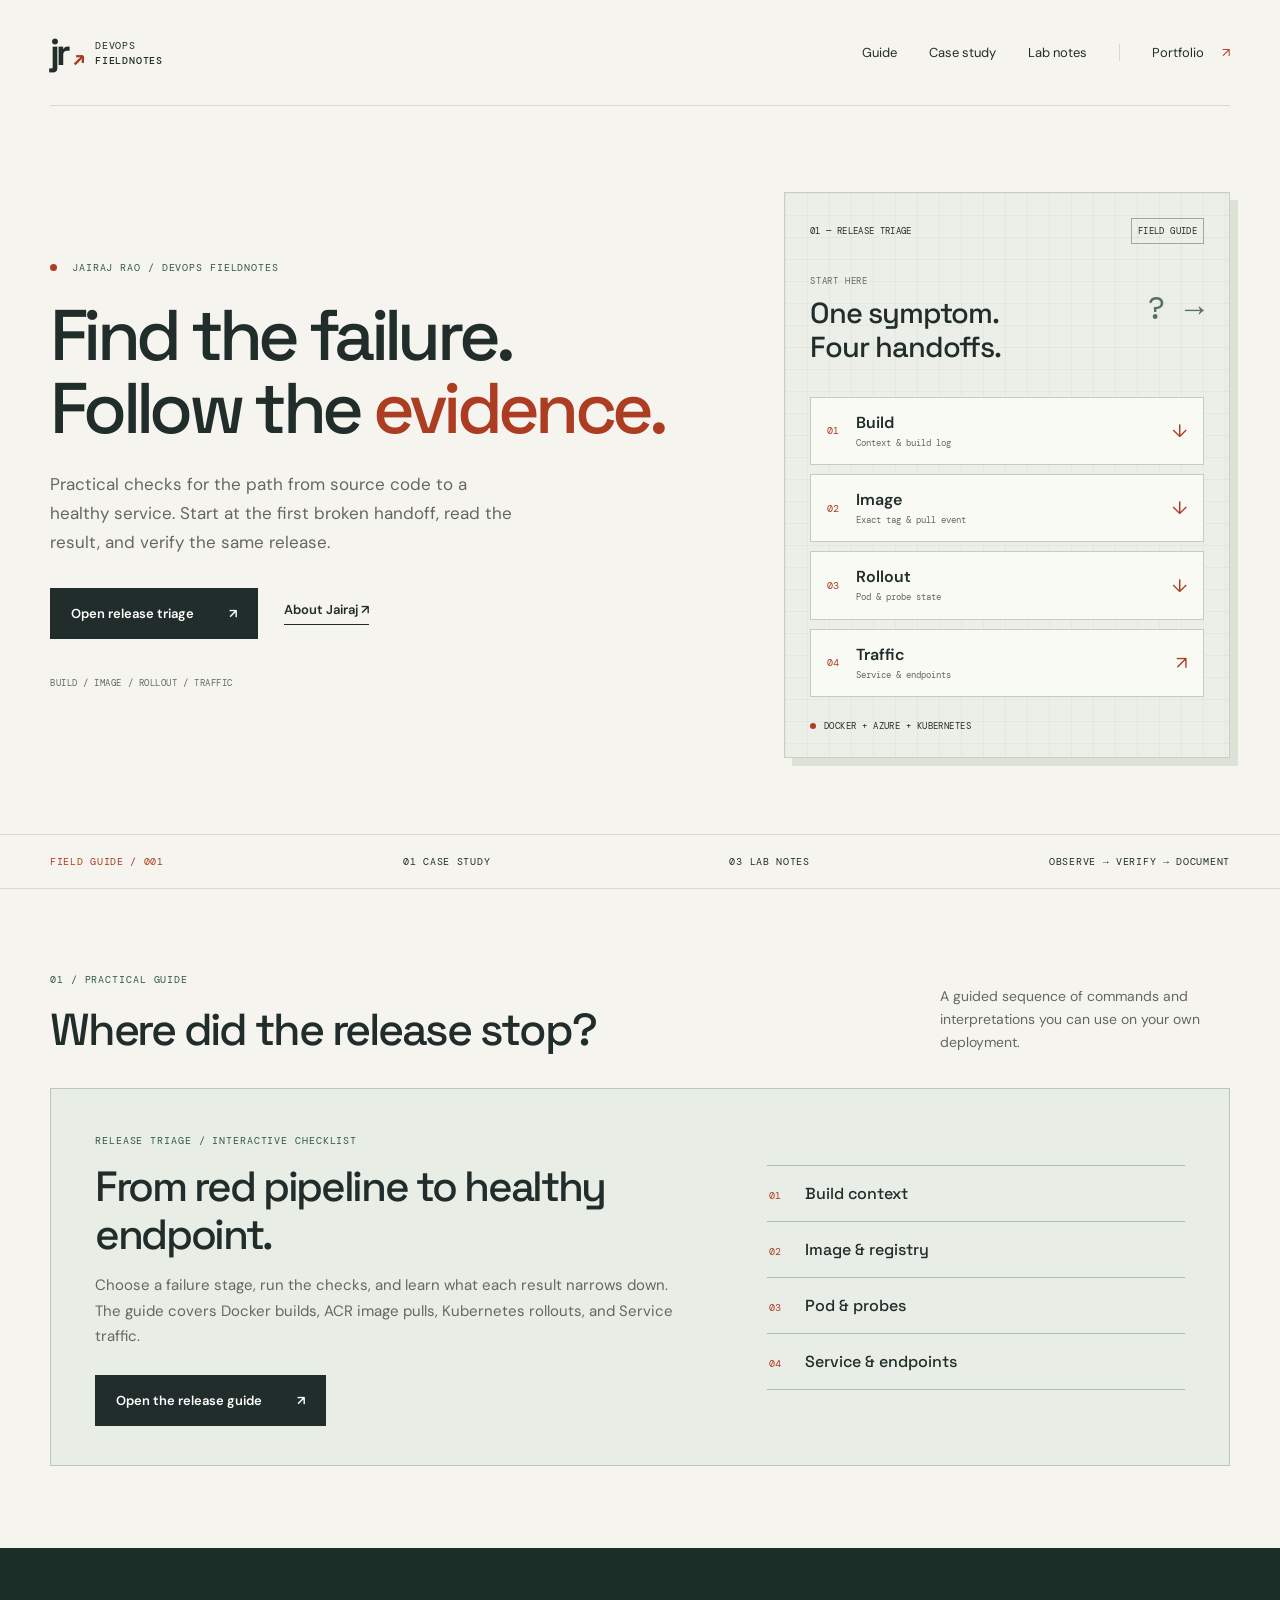
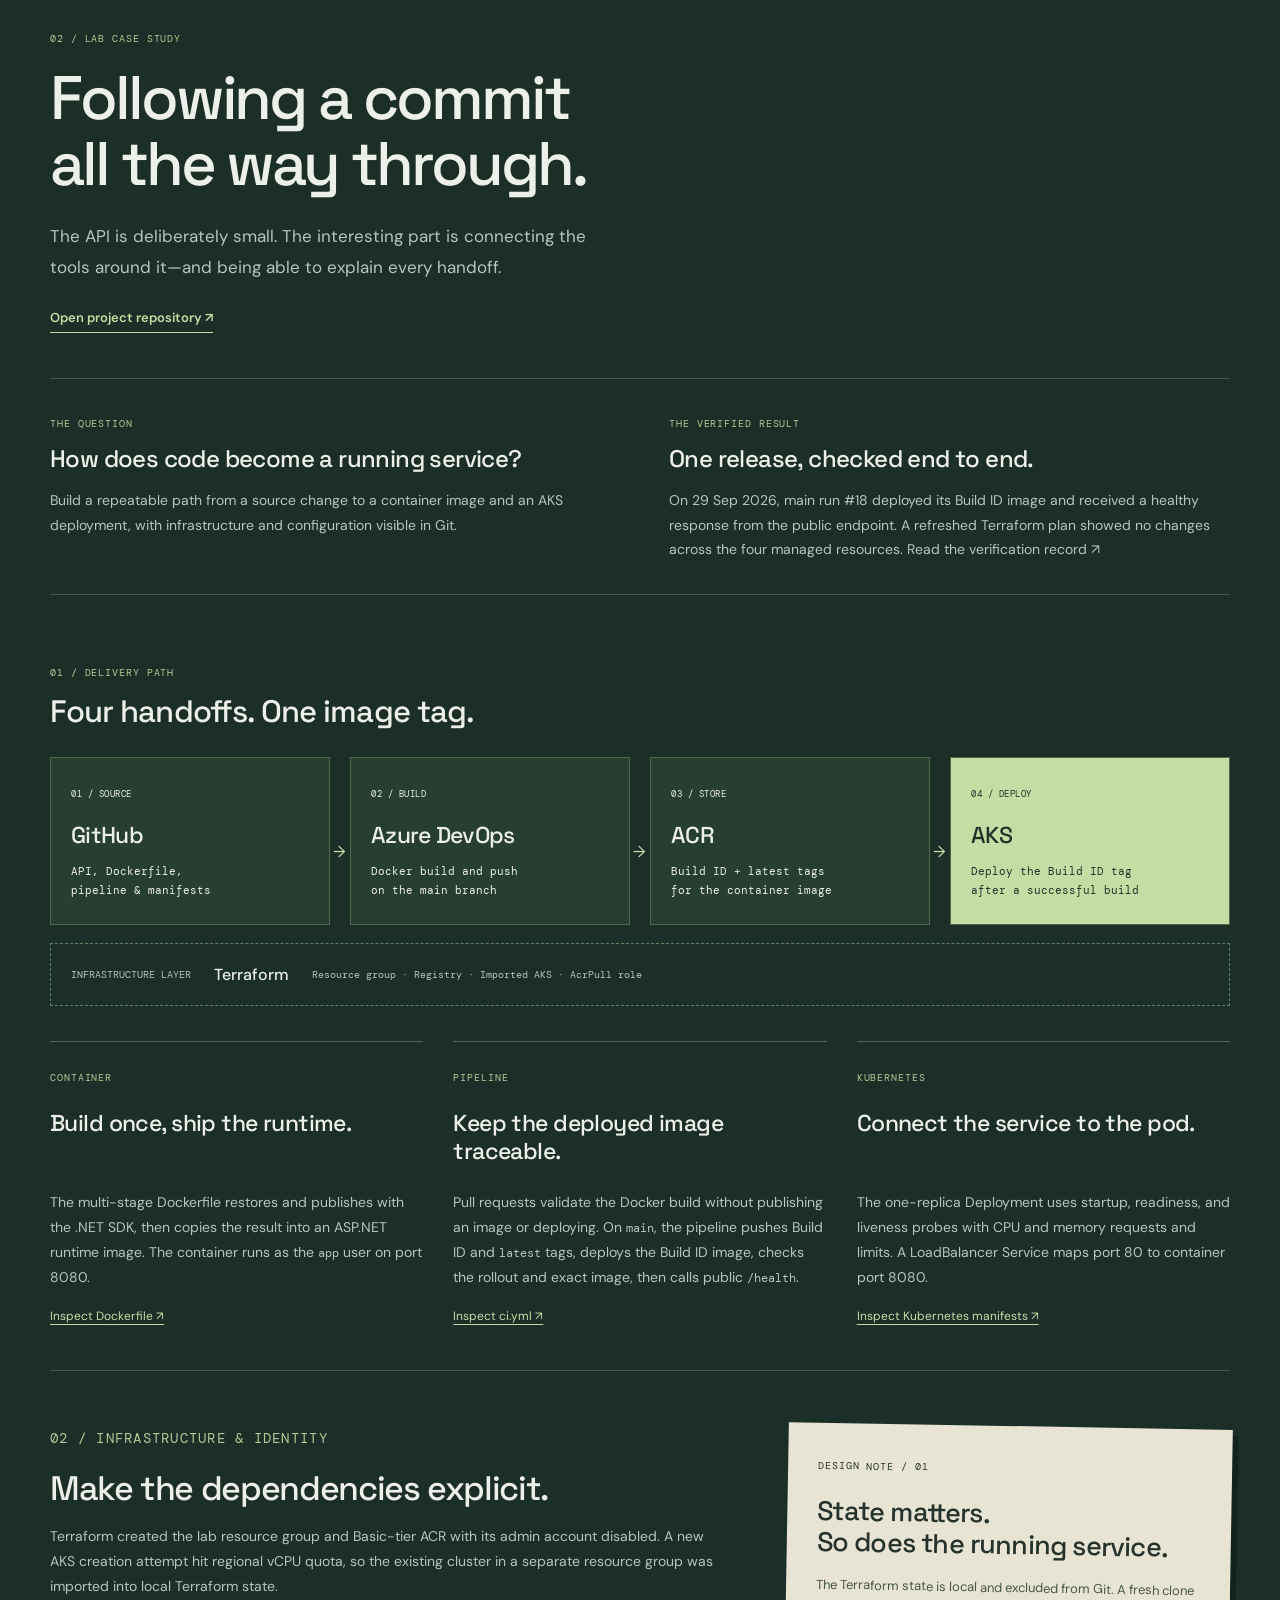
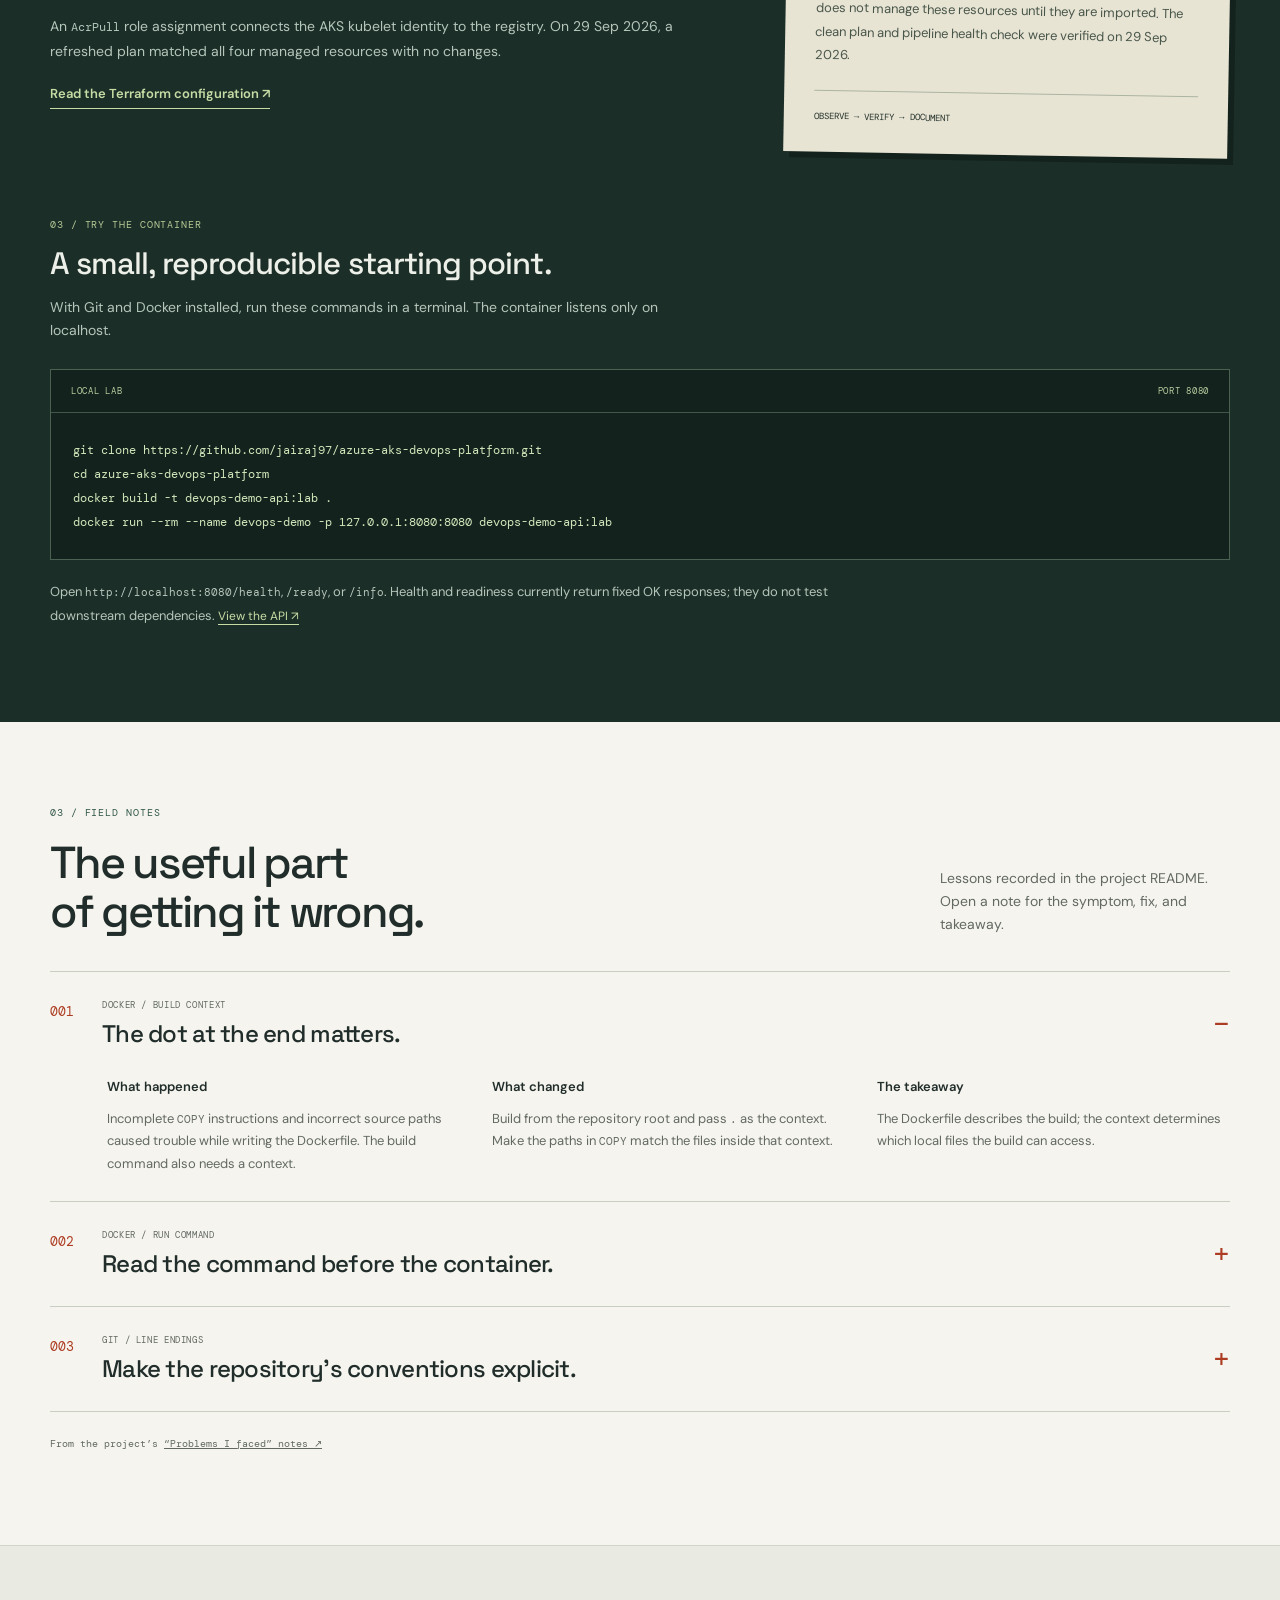
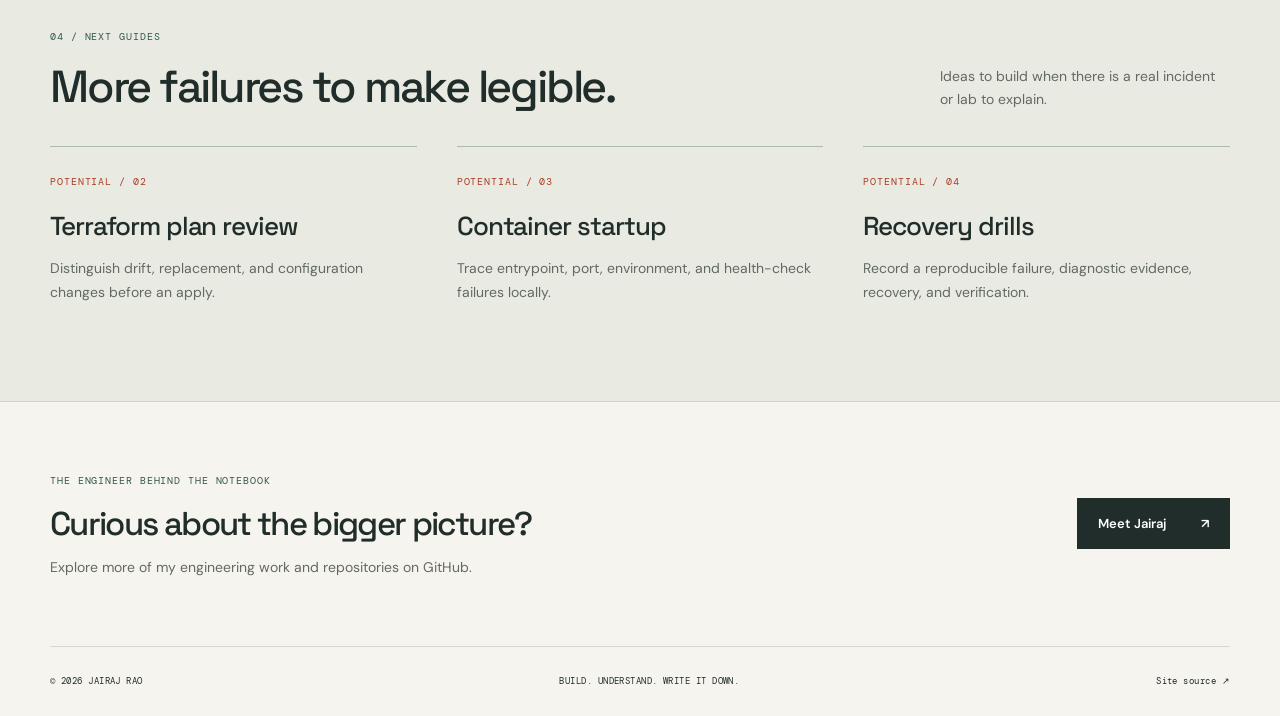
<file: index.html>
<!doctype html>
<html lang="en">
<head>
  <meta charset="utf-8"><meta name="viewport" content="width=device-width,initial-scale=1">
  <title>Jairaj Rao — DevOps Fieldnotes</title>
  <meta name="description" content="Practical DevOps fieldnotes by Jairaj Rao. Diagnose release failures from Docker build through image pull, Kubernetes rollout, and service traffic.">
  <meta name="theme-color" content="#f6f4ee"><link rel="canonical" href="https://jairaj97.github.io/">
  <link rel="icon" type="image/svg+xml" href="/lab-mark.svg"><link rel="stylesheet" href="/fieldnotes.css"><link rel="stylesheet" href="/release-triage.css">
</head>
<body>
<a class="skip" href="#main">Skip to content</a>
<header class="header wrap">
  <a class="brand" href="/" aria-label="DevOps Fieldnotes home"><span class="mark">jr<span>↗</span></span><span>DEVOPS<br><b>FIELDNOTES</b></span></a>
  <nav aria-label="Main navigation"><a href="#guide">Guide</a><a href="#case-study">Case study</a><a href="#notes">Lab notes</a><a class="portfolio-link" href="https://jai-portfolio-c25.pages.dev/">Portfolio <span aria-hidden="true">↗</span></a></nav>
</header>
<main id="main">
  <section class="hero wrap" aria-labelledby="hero-title">
    <div class="hero-copy"><p class="eyebrow"><span class="dot"></span> JAIRAJ RAO / DEVOPS FIELDNOTES</p>
      <h1 id="hero-title">Find the failure.<br>Follow the <em>evidence.</em></h1>
      <p class="intro">Practical checks for the path from source code to a healthy service. Start at the first broken handoff, read the result, and verify the same release.</p>
      <div class="hero-actions"><a class="button" href="/release-triage.html">Open release triage <span aria-hidden="true">↗</span></a><a class="text-link" href="https://jai-portfolio-c25.pages.dev/">About Jairaj ↗</a></div>
      <p class="hero-caption">BUILD / IMAGE / ROLLOUT / TRAFFIC</p>
    </div>
    <div class="hero-diagram" aria-label="Release investigation: build, image, rollout, and traffic">
      <div class="diagram-heading"><span>01 — RELEASE TRIAGE</span><span class="small-tag">FIELD GUIDE</span></div>
      <div class="diagram-source"><span class="tiny">START HERE</span><strong>One symptom.<br>Four handoffs.</strong><span class="code-mark" aria-hidden="true">? →</span></div>
      <ol class="mini-flow"><li><span class="node-symbol">01</span><div><b>Build</b><small>Context &amp; build log</small></div><span aria-hidden="true">↓</span></li><li><span class="node-symbol">02</span><div><b>Image</b><small>Exact tag &amp; pull event</small></div><span aria-hidden="true">↓</span></li><li><span class="node-symbol">03</span><div><b>Rollout</b><small>Pod &amp; probe state</small></div><span aria-hidden="true">↓</span></li><li><span class="node-symbol">04</span><div><b>Traffic</b><small>Service &amp; endpoints</small></div><span aria-hidden="true">↗</span></li></ol>
      <div class="diagram-footer"><span class="dot"></span><span>DOCKER + AZURE + KUBERNETES</span></div>
    </div>
  </section>
  <div class="index-strip"><div class="wrap"><span>FIELD GUIDE / 001</span><span>01 CASE STUDY</span><span>03 LAB NOTES</span><span>OBSERVE → VERIFY → DOCUMENT</span></div></div>
  <section class="wrap section guide-home" id="guide" aria-labelledby="guide-home-title">
    <div class="section-heading"><div><p class="eyebrow">01 / PRACTICAL GUIDE</p><h2 id="guide-home-title">Where did the release stop?</h2></div><p>A guided sequence of commands and interpretations you can use on your own deployment.</p></div>
    <article class="guide-preview"><div><span class="tiny">RELEASE TRIAGE / INTERACTIVE CHECKLIST</span><h3>From red pipeline to healthy endpoint.</h3><p>Choose a failure stage, run the checks, and learn what each result narrows down. The guide covers Docker builds, ACR image pulls, Kubernetes rollouts, and Service traffic.</p><a class="button" href="/release-triage.html">Open the release guide <span aria-hidden="true">↗</span></a></div><ol aria-label="Guide stages"><li><b>01</b> Build context</li><li><b>02</b> Image &amp; registry</li><li><b>03</b> Pod &amp; probes</li><li><b>04</b> Service &amp; endpoints</li></ol></article>
  </section>
  <section class="case-section" id="case-study" aria-labelledby="case-title"><div class="wrap section">
    <div class="case-heading"><p class="eyebrow">02 / LAB CASE STUDY</p><h2 id="case-title">Following a commit<br>all the way through.</h2><p>The API is deliberately small. The interesting part is connecting the tools around it—and being able to explain every handoff.</p><a class="text-link" href="https://github.com/jairaj97/azure-aks-devops-platform">Open project repository ↗</a></div>
    <div class="context-grid"><article><span class="eyebrow">THE QUESTION</span><h3>How does code become a running service?</h3><p>Build a repeatable path from a source change to a container image and an AKS deployment, with infrastructure and configuration visible in Git.</p></article><article><span class="eyebrow">THE VERIFIED RESULT</span><h3>One release, checked end to end.</h3><p>On 29 Sep 2026, main run #18 deployed its Build ID image and received a healthy response from the public endpoint. A refreshed Terraform plan showed no changes across the four managed resources. <a href="https://github.com/jairaj97/azure-aks-devops-platform#verified-result-29-september-2026">Read the verification record ↗</a></p></article></div>
    <div class="subheading" id="delivery"><span class="eyebrow">01 / DELIVERY PATH</span><h3>Four handoffs. One image tag.</h3></div>
    <ol class="architecture" aria-label="Pipeline flow"><li><span>01 / SOURCE</span><h4>GitHub</h4><p>API, Dockerfile,<br>pipeline & manifests</p></li><li><span>02 / BUILD</span><h4>Azure DevOps</h4><p>Docker build and push<br>on the main branch</p></li><li><span>03 / STORE</span><h4>ACR</h4><p>Build ID + latest tags<br>for the container image</p></li><li><span>04 / DEPLOY</span><h4>AKS</h4><p>Deploy the Build ID tag<br>after a successful build</p></li></ol>
    <div class="infra-rail"><span>INFRASTRUCTURE LAYER</span><b>Terraform</b><span>Resource group · Registry · Imported AKS · AcrPull role</span></div>
    <div class="evidence-grid"><article><span class="tiny">CONTAINER</span><h3>Build once, ship the runtime.</h3><p>The multi-stage Dockerfile restores and publishes with the .NET SDK, then copies the result into an ASP.NET runtime image. The container runs as the <code>app</code> user on port 8080.</p><a href="https://github.com/jairaj97/azure-aks-devops-platform/blob/61eafa019a1c887d910bf67b8252e35607ff9a0e/Dockerfile">Inspect Dockerfile ↗</a></article><article><span class="tiny">PIPELINE</span><h3>Keep the deployed image traceable.</h3><p>Pull requests validate the Docker build without publishing an image or deploying. On <code>main</code>, the pipeline pushes Build ID and <code>latest</code> tags, deploys the Build ID image, checks the rollout and exact image, then calls public <code>/health</code>.</p><a href="https://github.com/jairaj97/azure-aks-devops-platform/blob/61eafa019a1c887d910bf67b8252e35607ff9a0e/ci.yml">Inspect ci.yml ↗</a></article><article><span class="tiny">KUBERNETES</span><h3>Connect the service to the pod.</h3><p>The one-replica Deployment uses startup, readiness, and liveness probes with CPU and memory requests and limits. A LoadBalancer Service maps port 80 to container port 8080.</p><a href="https://github.com/jairaj97/azure-aks-devops-platform/tree/61eafa019a1c887d910bf67b8252e35607ff9a0e/k8s">Inspect Kubernetes manifests ↗</a></article></div>
    <div class="infra-section" id="infrastructure"><div><p class="eyebrow">02 / INFRASTRUCTURE & IDENTITY</p><h3>Make the dependencies explicit.</h3><p>Terraform created the lab resource group and Basic-tier ACR with its admin account disabled. A new AKS creation attempt hit regional vCPU quota, so the existing cluster in a separate resource group was imported into local Terraform state.</p><p>An <code>AcrPull</code> role assignment connects the AKS kubelet identity to the registry. On 29 Sep 2026, a refreshed plan matched all four managed resources with no changes.</p><a class="text-link" href="https://github.com/jairaj97/azure-aks-devops-platform/tree/61eafa019a1c887d910bf67b8252e35607ff9a0e/terraform">Read the Terraform configuration ↗</a></div><aside class="note-paper"><span class="tiny">DESIGN NOTE / 01</span><h4>State matters.<br>So does the running service.</h4><p>The Terraform state is local and excluded from Git. A fresh clone does not manage these resources until they are imported. The clean plan and pipeline health check were verified on 29 Sep 2026.</p><span class="note-sign">OBSERVE → VERIFY → DOCUMENT</span></aside></div>
    <div class="subheading"><span class="eyebrow">03 / TRY THE CONTAINER</span><h3>A small, reproducible starting point.</h3><p>With Git and Docker installed, run these commands in a terminal. The container listens only on localhost.</p></div>
    <div class="terminal"><div class="terminal-bar"><span>LOCAL LAB</span><span>PORT 8080</span></div><pre><code>git clone https://github.com/jairaj97/azure-aks-devops-platform.git
cd azure-aks-devops-platform
docker build -t devops-demo-api:lab .
docker run --rm --name devops-demo -p 127.0.0.1:8080:8080 devops-demo-api:lab</code></pre></div>
    <p class="after-code">Open <code>http://localhost:8080/health</code>, <code>/ready</code>, or <code>/info</code>. Health and readiness currently return fixed OK responses; they do not test downstream dependencies. <a href="https://github.com/jairaj97/azure-aks-devops-platform/blob/61eafa019a1c887d910bf67b8252e35607ff9a0e/app/DevOpsDemoApi/Program.cs">View the API ↗</a></p>
  </div></section>
  <section class="wrap section notes" id="notes" aria-labelledby="notes-title"><div class="section-heading"><div><p class="eyebrow">03 / FIELD NOTES</p><h2 id="notes-title">The useful part<br>of getting it wrong.</h2></div><p>Lessons recorded in the project README. Open a note for the symptom, fix, and takeaway.</p></div>
    <details class="field-note" open><summary><span class="note-number">001</span><span><small>DOCKER / BUILD CONTEXT</small><b>The dot at the end matters.</b></span><span class="expand" aria-hidden="true"></span></summary><div class="note-body"><p><strong>What happened</strong>Incomplete <code>COPY</code> instructions and incorrect source paths caused trouble while writing the Dockerfile. The build command also needs a context.</p><p><strong>What changed</strong>Build from the repository root and pass <code>.</code> as the context. Make the paths in <code>COPY</code> match the files inside that context.</p><p><strong>The takeaway</strong>The Dockerfile describes the build; the context determines which local files the build can access.</p></div></details>
    <details class="field-note"><summary><span class="note-number">002</span><span><small>DOCKER / RUN COMMAND</small><b>Read the command before the container.</b></span><span class="expand" aria-hidden="true"></span></summary><div class="note-body"><p><strong>What happened</strong>A missing <code>run</code> subcommand and incorrectly used flags prevented the intended container start.</p><p><strong>What changed</strong>Read the CLI error, correct the command structure, and use an explicit host-to-container port mapping.</p><p><strong>The takeaway</strong>A CLI invocation error and an application runtime failure are different problems. Identify which layer failed first.</p></div></details>
    <details class="field-note"><summary><span class="note-number">003</span><span><small>GIT / LINE ENDINGS</small><b>Make the repository’s conventions explicit.</b></span><span class="expand" aria-hidden="true"></span></summary><div class="note-body"><p><strong>What happened</strong>Git reported line-ending warnings while working with the project.</p><p><strong>What changed</strong>A <code>.gitattributes</code> file was added to keep line-ending behavior consistent.</p><p><strong>The takeaway</strong>Record shared file conventions in the repository so they travel with the code.</p></div></details>
    <p class="notes-source">From the project’s <a href="https://github.com/jairaj97/azure-aks-devops-platform/blob/992b9f0643df41b78fba84b35b4a488e8477b06e/README.md">“Problems I faced” notes ↗</a></p>
  </section>
  <section class="next-section"><div class="wrap section"><div class="section-heading"><div><p class="eyebrow">04 / NEXT GUIDES</p><h2>More failures to make legible.</h2></div><p>Ideas to build when there is a real incident or lab to explain.</p></div><div class="next-grid"><article><span class="tiny">POTENTIAL / 02</span><h3>Terraform plan review</h3><p>Distinguish drift, replacement, and configuration changes before an apply.</p></article><article><span class="tiny">POTENTIAL / 03</span><h3>Container startup</h3><p>Trace entrypoint, port, environment, and health-check failures locally.</p></article><article><span class="tiny">POTENTIAL / 04</span><h3>Recovery drills</h3><p>Record a reproducible failure, diagnostic evidence, recovery, and verification.</p></article></div></div></section>
  <section class="wrap closing"><div><p class="eyebrow">THE ENGINEER BEHIND THE NOTEBOOK</p><h2>Curious about the bigger picture?</h2><p>Explore more of my engineering work and repositories on GitHub.</p></div><a class="button" href="https://github.com/jairaj97">Meet Jairaj <span aria-hidden="true">↗</span></a></section>
</main>
<footer class="wrap"><span>© 2026 JAIRAJ RAO</span><span>BUILD. UNDERSTAND. WRITE IT DOWN.</span><a href="https://github.com/jairaj97/jairaj97.github.io">Site source ↗</a></footer>
</body></html>
</file>
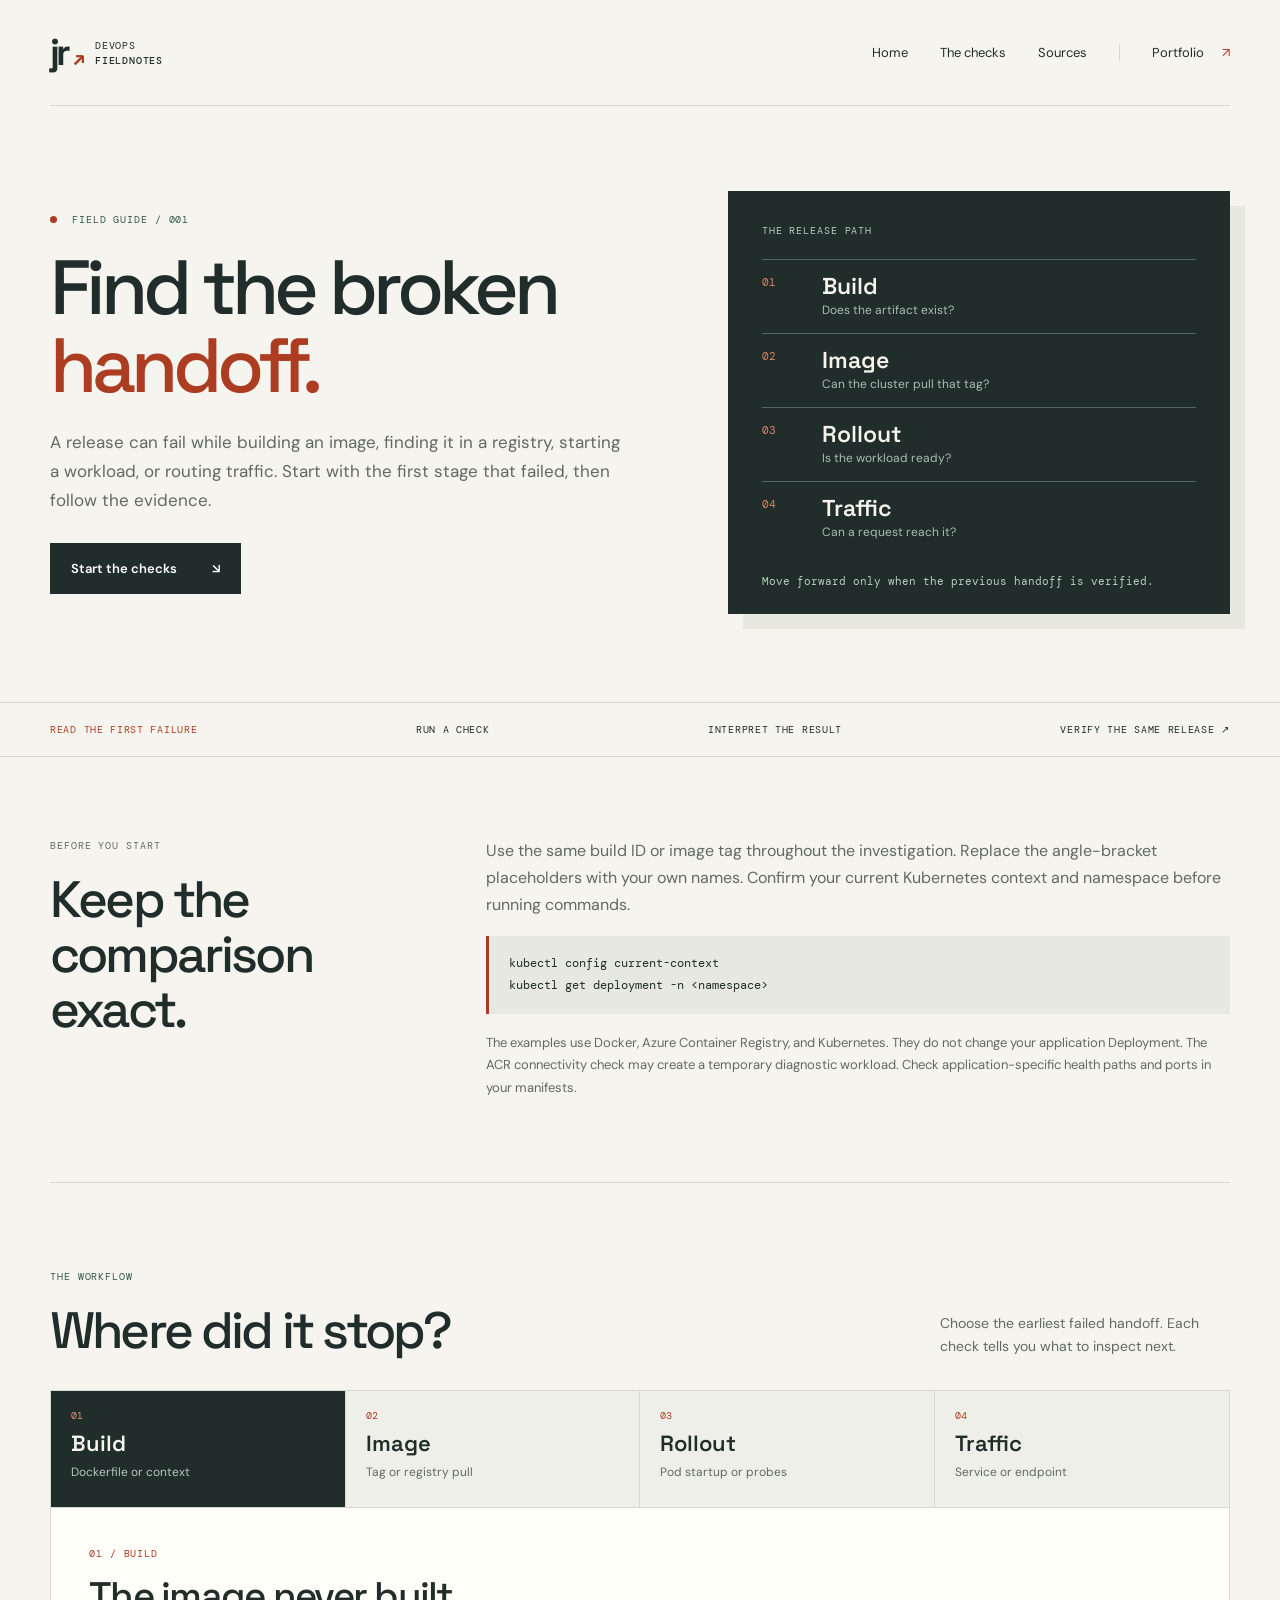
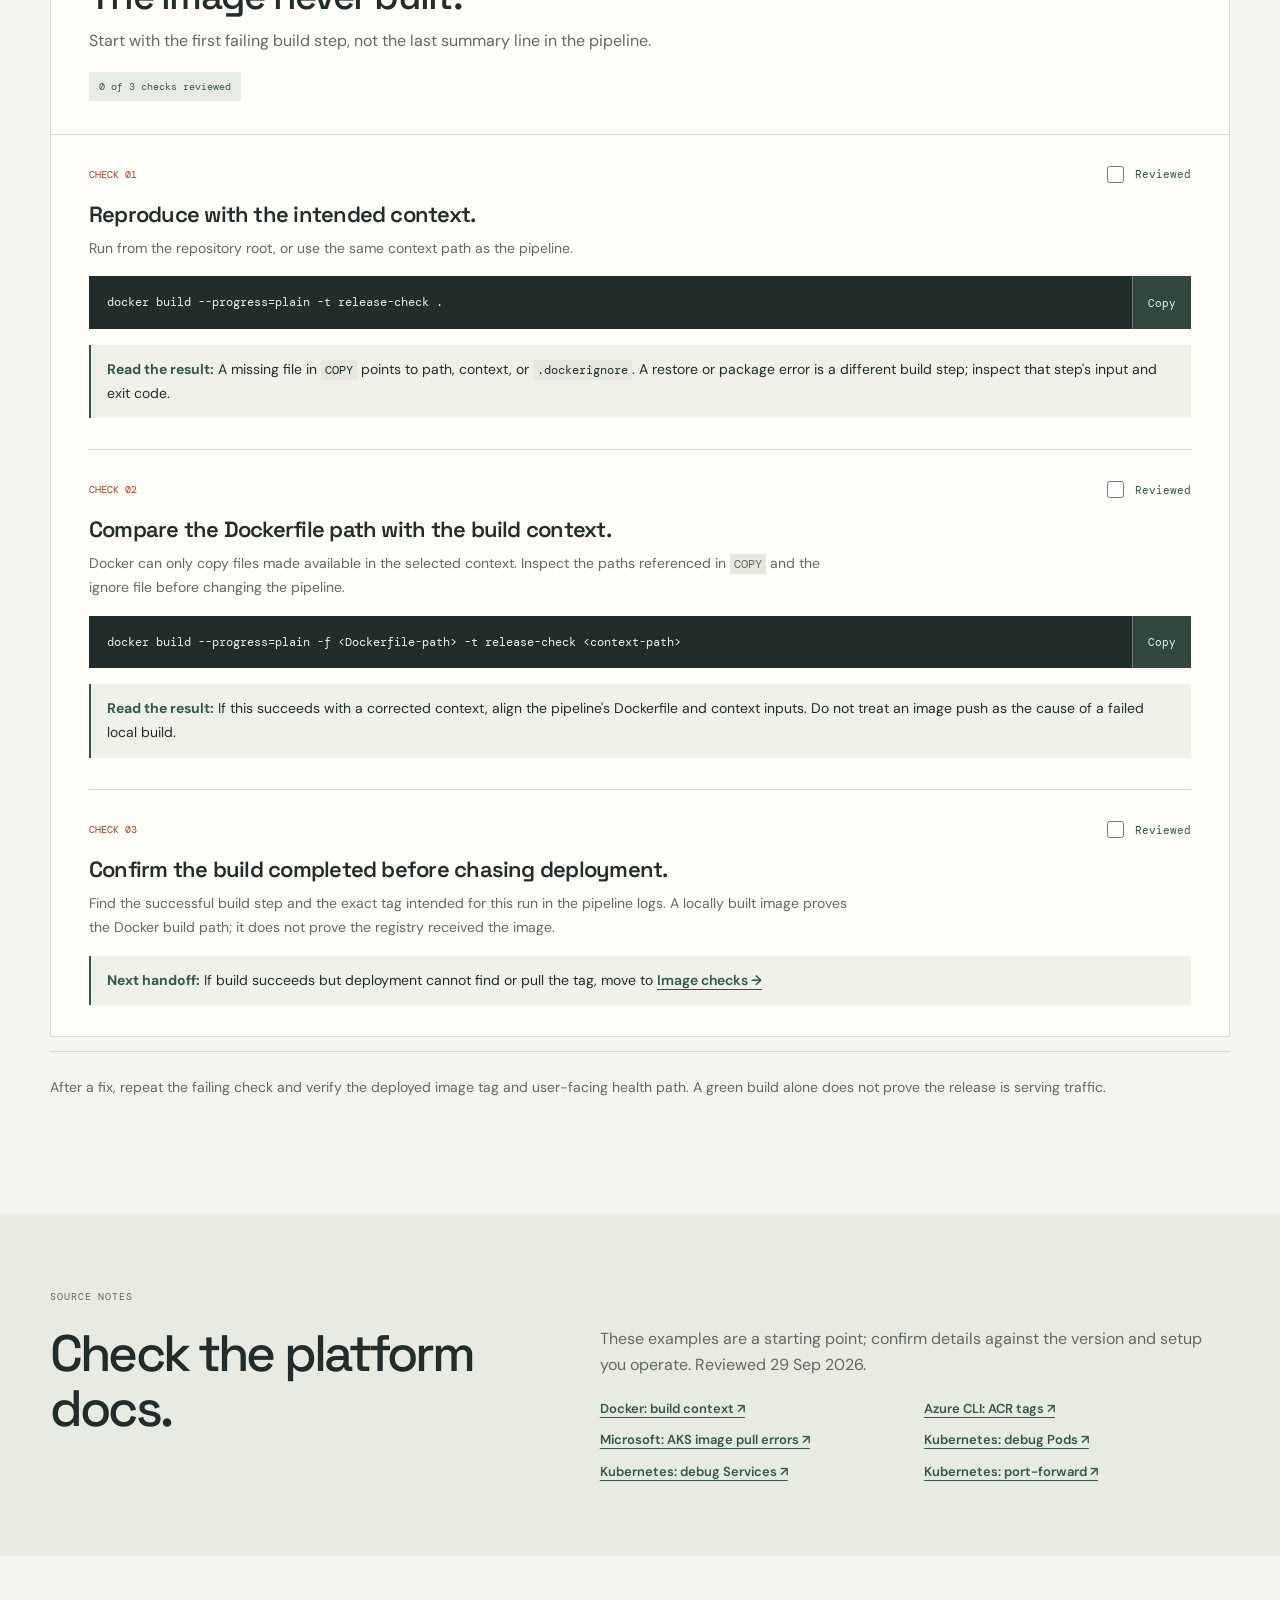
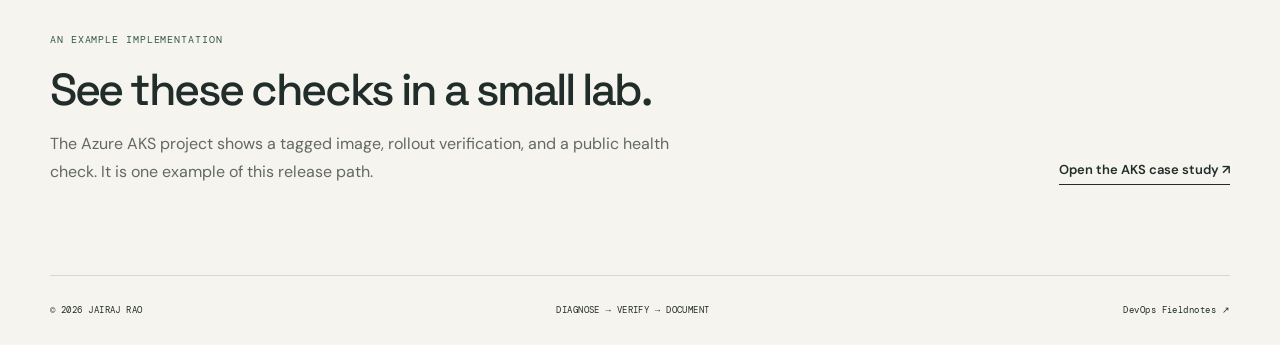
<file: release-triage.html>
<!doctype html>
<html lang="en">
<head>
  <meta charset="utf-8"><meta name="viewport" content="width=device-width,initial-scale=1">
  <title>Release Triage — DevOps Fieldnotes by Jairaj Rao</title>
  <meta name="description" content="A practical release troubleshooting guide for Docker builds, Azure Container Registry image pulls, Kubernetes rollouts, and service traffic.">
  <meta name="theme-color" content="#f6f4ee"><link rel="canonical" href="https://jairaj97.github.io/release-triage.html">
  <link rel="icon" type="image/svg+xml" href="/lab-mark.svg">
  <link rel="stylesheet" href="/fieldnotes.css"><link rel="stylesheet" href="/release-triage.css">
  <script src="/release-triage.js" defer></script>
</head>
<body>
<a class="skip" href="#main">Skip to content</a>
<header class="header wrap">
  <a class="brand" href="/" aria-label="DevOps Fieldnotes home"><span class="mark">jr<span>↗</span></span><span>DEVOPS<br><b>FIELDNOTES</b></span></a>
  <nav aria-label="Main navigation"><a href="/" class="home-link">Home</a><a href="#stages">The checks</a><a href="#references">Sources</a><a class="portfolio-link" href="https://jai-portfolio-c25.pages.dev/">Portfolio <span aria-hidden="true">↗</span></a></nav>
</header>
<main id="main">
  <section class="guide-hero wrap" aria-labelledby="guide-title">
    <div><p class="eyebrow"><span class="dot"></span> FIELD GUIDE / 001</p><h1 id="guide-title">Find the broken<br><em>handoff.</em></h1><p class="lead">A release can fail while building an image, finding it in a registry, starting a workload, or routing traffic. Start with the first stage that failed, then follow the evidence.</p><a class="button" href="#stages">Start the checks <span aria-hidden="true">↘</span></a></div>
    <div class="guide-map" aria-label="Build, image, rollout, and traffic stages">
      <span class="tiny">THE RELEASE PATH</span>
      <ol><li><b>01</b><span>Build</span><small>Does the artifact exist?</small></li><li><b>02</b><span>Image</span><small>Can the cluster pull that tag?</small></li><li><b>03</b><span>Rollout</span><small>Is the workload ready?</small></li><li><b>04</b><span>Traffic</span><small>Can a request reach it?</small></li></ol>
      <p>Move forward only when the previous handoff is verified.</p>
    </div>
  </section>
  <div class="index-strip"><div class="wrap"><span>READ THE FIRST FAILURE</span><span>RUN A CHECK</span><span>INTERPRET THE RESULT</span><span>VERIFY THE SAME RELEASE ↗</span></div></div>
  <section class="wrap guide-intro" aria-labelledby="before-title"><div><p class="eyebrow">BEFORE YOU START</p><h2 id="before-title">Keep the comparison exact.</h2></div><div><p>Use the same build ID or image tag throughout the investigation. Replace the angle-bracket placeholders with your own names. Confirm your current Kubernetes context and namespace before running commands.</p><pre><code>kubectl config current-context
kubectl get deployment -n &lt;namespace&gt;</code></pre><p class="small-note">The examples use Docker, Azure Container Registry, and Kubernetes. They do not change your application Deployment. The ACR connectivity check may create a temporary diagnostic workload. Check application-specific health paths and ports in your manifests.</p></div></section>
  <section class="wrap guide-section" id="stages" aria-labelledby="stages-title">
    <div class="section-heading"><div><p class="eyebrow">THE WORKFLOW</p><h2 id="stages-title">Where did it stop?</h2></div><p>Choose the earliest failed handoff. Each check tells you what to inspect next.</p></div>
    <nav class="stage-tabs" aria-label="Release failure stage">
      <a href="#build" data-stage-tab="build"><span>01</span><b>Build</b><small>Dockerfile or context</small></a>
      <a href="#image" data-stage-tab="image"><span>02</span><b>Image</b><small>Tag or registry pull</small></a>
      <a href="#rollout" data-stage-tab="rollout"><span>03</span><b>Rollout</b><small>Pod startup or probes</small></a>
      <a href="#traffic" data-stage-tab="traffic"><span>04</span><b>Traffic</b><small>Service or endpoint</small></a>
    </nav>

    <section class="stage-panel" id="build" data-stage-panel="build" aria-labelledby="build-title">
      <div class="stage-heading"><span class="tiny">01 / BUILD</span><h3 id="build-title">The image never built.</h3><p>Start with the first failing build step, not the last summary line in the pipeline.</p><span class="progress" data-progress aria-live="polite">0 of 3 checks reviewed</span></div>
      <div class="checks">
        <article class="check"><div class="check-top"><span>CHECK 01</span><label><input type="checkbox" data-check> Reviewed</label></div><h4>Reproduce with the intended context.</h4><p>Run from the repository root, or use the same context path as the pipeline.</p><div class="command"><pre><code>docker build --progress=plain -t release-check .</code></pre><button type="button" data-copy aria-label="Copy local Docker build command">Copy</button></div><p class="readout"><b>Read the result:</b> A missing file in <code>COPY</code> points to path, context, or <code>.dockerignore</code>. A restore or package error is a different build step; inspect that step's input and exit code.</p></article>
        <article class="check"><div class="check-top"><span>CHECK 02</span><label><input type="checkbox" data-check> Reviewed</label></div><h4>Compare the Dockerfile path with the build context.</h4><p>Docker can only copy files made available in the selected context. Inspect the paths referenced in <code>COPY</code> and the ignore file before changing the pipeline.</p><div class="command"><pre><code>docker build --progress=plain -f &lt;Dockerfile-path&gt; -t release-check &lt;context-path&gt;</code></pre><button type="button" data-copy aria-label="Copy build context comparison command">Copy</button></div><p class="readout"><b>Read the result:</b> If this succeeds with a corrected context, align the pipeline's Dockerfile and context inputs. Do not treat an image push as the cause of a failed local build.</p></article>
        <article class="check"><div class="check-top"><span>CHECK 03</span><label><input type="checkbox" data-check> Reviewed</label></div><h4>Confirm the build completed before chasing deployment.</h4><p>Find the successful build step and the exact tag intended for this run in the pipeline logs. A locally built image proves the Docker build path; it does not prove the registry received the image.</p><p class="readout"><b>Next handoff:</b> If build succeeds but deployment cannot find or pull the tag, move to <a href="#image" data-jump="image">Image checks →</a></p></article>
      </div>
    </section>

    <section class="stage-panel" id="image" data-stage-panel="image" aria-labelledby="image-title">
      <div class="stage-heading"><span class="tiny">02 / IMAGE</span><h3 id="image-title">The image is missing or cannot be pulled.</h3><p>Separate a missing tag from authentication and network errors. Pod events give the strongest first clue.</p><span class="progress" data-progress aria-live="polite">0 of 3 checks reviewed</span></div>
      <div class="checks">
        <article class="check"><div class="check-top"><span>CHECK 01</span><label><input type="checkbox" data-check> Reviewed</label></div><h4>Compare the deployed image with the pushed tag.</h4><div class="command"><pre><code>kubectl get deployment &lt;deployment&gt; -n &lt;namespace&gt; -o jsonpath="{.spec.template.spec.containers[*].image}"
az acr repository show-tags --name &lt;registry&gt; --repository &lt;repository&gt; --output table</code></pre><button type="button" data-copy aria-label="Copy image and ACR tag inspection commands">Copy</button></div><p class="readout"><b>Read the result:</b> The full registry, repository, and tag must match. A tag absent from ACR points back to publishing or substitution, even if the Docker build passed.</p></article>
        <article class="check"><div class="check-top"><span>CHECK 02</span><label><input type="checkbox" data-check> Reviewed</label></div><h4>Read the Pod's pull event.</h4><div class="command"><pre><code>kubectl get pods -n &lt;namespace&gt;
kubectl describe pod &lt;pod&gt; -n &lt;namespace&gt;</code></pre><button type="button" data-copy aria-label="Copy Pod event commands">Copy</button></div><p class="readout"><b>Read the result:</b> <code>manifest unknown</code> suggests a missing tag; <code>401</code> or <code>403</code> suggests authorization; timeouts suggest network or DNS. <code>no match for platform</code> points to image architecture.</p></article>
        <article class="check"><div class="check-top"><span>CHECK 03</span><label><input type="checkbox" data-check> Reviewed</label></div><h4>Test AKS-to-ACR access when the event points there.</h4><div class="command"><pre><code>az aks check-acr --resource-group &lt;aks-resource-group&gt; --name &lt;cluster&gt; --acr &lt;registry&gt;.azurecr.io</code></pre><button type="button" data-copy aria-label="Copy AKS ACR connectivity check">Copy</button></div><p class="readout"><b>Read the result:</b> This checks the cluster's ACR access path, not whether a specific image tag exists. Check the kubelet identity's appropriate registry role (<code>AcrPull</code> for a non-ABAC registry) only when authorization is implicated.</p><p class="next-link">If the image pulls and the pod still fails, continue with <a href="#rollout" data-jump="rollout">Rollout checks →</a></p></article>
      </div>
    </section>

    <section class="stage-panel" id="rollout" data-stage-panel="rollout" aria-labelledby="rollout-title">
      <div class="stage-heading"><span class="tiny">03 / ROLLOUT</span><h3 id="rollout-title">The Pod starts but never becomes ready.</h3><p>Check the rollout, then Pod conditions, events, and application logs.</p><span class="progress" data-progress aria-live="polite">0 of 3 checks reviewed</span></div>
      <div class="checks">
        <article class="check"><div class="check-top"><span>CHECK 01</span><label><input type="checkbox" data-check> Reviewed</label></div><h4>Check what the Deployment is waiting for.</h4><div class="command"><pre><code>kubectl rollout status deployment/&lt;deployment&gt; -n &lt;namespace&gt; --timeout=180s
kubectl get pods -n &lt;namespace&gt; -o wide</code></pre><button type="button" data-copy aria-label="Copy rollout and Pod status commands">Copy</button></div><p class="readout"><b>Read the result:</b> A rollout timeout tells you new replicas did not become available in time. It does not identify whether the cause is a crash, probe, image, resource, or scheduling issue.</p></article>
        <article class="check"><div class="check-top"><span>CHECK 02</span><label><input type="checkbox" data-check> Reviewed</label></div><h4>Inspect events and probe failures.</h4><div class="command"><pre><code>kubectl describe pod &lt;pod&gt; -n &lt;namespace&gt;</code></pre><button type="button" data-copy aria-label="Copy Pod description command">Copy</button></div><p class="readout"><b>Read the result:</b> Look for failing readiness or startup probes, restarts, OOM kills, scheduling constraints, and missing configuration. A readiness failure keeps traffic away; a liveness failure can restart the container.</p></article>
        <article class="check"><div class="check-top"><span>CHECK 03</span><label><input type="checkbox" data-check> Reviewed</label></div><h4>Read the current or previous container logs.</h4><div class="command"><pre><code>kubectl logs &lt;pod&gt; -n &lt;namespace&gt;
kubectl logs &lt;pod&gt; -n &lt;namespace&gt; --previous</code></pre><button type="button" data-copy aria-label="Copy current and previous Pod log commands">Copy</button></div><p class="readout"><b>Read the result:</b> Use <code>--previous</code> after a restart; it may have no logs if the container has not restarted. Compare the app's listen port and health path with the probe configuration before changing thresholds.</p><p class="next-link">If pods are ready but users cannot reach the app, go to <a href="#traffic" data-jump="traffic">Traffic checks →</a></p></article>
      </div>
    </section>

    <section class="stage-panel" id="traffic" data-stage-panel="traffic" aria-labelledby="traffic-title">
      <div class="stage-heading"><span class="tiny">04 / TRAFFIC</span><h3 id="traffic-title">The workload is ready, but the URL fails.</h3><p>Follow the request from the Service to its ready Pod endpoints before investigating the public edge.</p><span class="progress" data-progress aria-live="polite">0 of 3 checks reviewed</span></div>
      <div class="checks">
        <article class="check"><div class="check-top"><span>CHECK 01</span><label><input type="checkbox" data-check> Reviewed</label></div><h4>Inspect the Service address, selector, and ports.</h4><div class="command"><pre><code>kubectl get service &lt;service&gt; -n &lt;namespace&gt; -o wide
kubectl describe service &lt;service&gt; -n &lt;namespace&gt;</code></pre><button type="button" data-copy aria-label="Copy Service inspection commands">Copy</button></div><p class="readout"><b>Read the result:</b> Confirm the selector matches Pod labels, the Service port maps to the app's target port, and an external address exists if this is a LoadBalancer Service.</p></article>
        <article class="check"><div class="check-top"><span>CHECK 02</span><label><input type="checkbox" data-check> Reviewed</label></div><h4>See whether the Service has backends.</h4><div class="command"><pre><code>kubectl get endpointslices -n &lt;namespace&gt; -l kubernetes.io/service-name=&lt;service&gt; -o yaml</code></pre><button type="button" data-copy aria-label="Copy EndpointSlice command">Copy</button></div><p class="readout"><b>Read the result:</b> Missing endpoints, or endpoints with <code>ready: false</code>, direct you back to labels and readiness. Ready endpoints move the investigation to Service ports and the external route.</p></article>
        <article class="check"><div class="check-top"><span>CHECK 03</span><label><input type="checkbox" data-check> Reviewed</label></div><h4>Compare an internal path with the public URL.</h4><p>Run the port-forward command in one terminal, then the curl command in another. Replace the Service port and health path with your manifest's values.</p><div class="command"><pre><code>kubectl port-forward service/&lt;service&gt; -n &lt;namespace&gt; 8080:&lt;service-port&gt;</code></pre><button type="button" data-copy aria-label="Copy port-forward command">Copy</button></div><div class="command"><pre><code>curl --fail http://127.0.0.1:8080/&lt;health-path&gt;</code></pre><button type="button" data-copy aria-label="Copy local health command">Copy</button></div><p class="readout"><b>Read the result:</b> If port-forward works but the public address fails, focus on LoadBalancer, ingress, DNS, or network rules. If it fails internally too, revisit Service mapping and the app's response.</p></article>
      </div>
    </section>
    <p class="guide-end">After a fix, repeat the failing check and verify the deployed image tag and user-facing health path. A green build alone does not prove the release is serving traffic.</p>
  </section>
  <section class="references" id="references" aria-labelledby="refs-title"><div class="wrap"><p class="eyebrow">SOURCE NOTES</p><h2 id="refs-title">Check the platform docs.</h2><p>These examples are a starting point; confirm details against the version and setup you operate. Reviewed 29 Sep 2026.</p><ul>
    <li><a href="https://docs.docker.com/build/concepts/context/">Docker: build context ↗</a></li>
    <li><a href="https://learn.microsoft.com/en-us/cli/azure/acr/repository#az-acr-repository-show-tags">Azure CLI: ACR tags ↗</a></li>
    <li><a href="https://learn.microsoft.com/en-us/troubleshoot/azure/azure-kubernetes/connectivity/cannot-pull-image-from-acr-to-aks-cluster">Microsoft: AKS image pull errors ↗</a></li>
    <li><a href="https://kubernetes.io/docs/tasks/debug/debug-application/debug-running-pod/">Kubernetes: debug Pods ↗</a></li>
    <li><a href="https://kubernetes.io/docs/tasks/debug/debug-application/debug-service/">Kubernetes: debug Services ↗</a></li>
    <li><a href="https://kubernetes.io/docs/reference/kubectl/generated/kubectl_port-forward/">Kubernetes: port-forward ↗</a></li>
  </ul></div></section>
  <section class="wrap guide-footer"><div><p class="eyebrow">AN EXAMPLE IMPLEMENTATION</p><h2>See these checks in a small lab.</h2><p>The Azure AKS project shows a tagged image, rollout verification, and a public health check. It is one example of this release path.</p></div><a class="text-link" href="/#case-study">Open the AKS case study ↗</a></section>
</main>
<footer class="wrap"><span>© 2026 JAIRAJ RAO</span><span>DIAGNOSE → VERIFY → DOCUMENT</span><a href="/">DevOps Fieldnotes ↗</a></footer>
</body></html>
</file>
<file: fieldnotes.css>
@import url('https://fonts.googleapis.com/css2?family=DM+Mono:wght@400;500&family=DM+Sans:wght@400;500;600;700&family=Space+Grotesk:wght@400;500;600;700&display=swap');
:root{--paper:#f6f4ee;--ink:#202d2a;--muted:#626963;--line:#d5d9cf;--orange:#ac3c22;--green:#32584c;--mono:'DM Mono',monospace;font-family:'DM Sans',sans-serif;color:var(--ink);background:var(--paper);font-synthesis:none;scroll-behavior:smooth}*{box-sizing:border-box}body{margin:0}a{color:inherit;text-decoration:none}button,a,summary{touch-action:manipulation}a:focus-visible,summary:focus-visible{outline:3px solid var(--orange);outline-offset:6px}a:hover{text-decoration:underline;text-underline-offset:5px}.wrap{width:min(1180px,calc(100% - 96px));margin-inline:auto}.skip{position:absolute;left:20px;top:-80px;z-index:20;background:var(--ink);color:white;padding:14px}.skip:focus{top:12px}.header{display:flex;align-items:center;justify-content:space-between;height:106px;border-bottom:1px solid var(--line);gap:20px}.brand{display:flex;align-items:center;gap:14px;font:10px/1.5 var(--mono);letter-spacing:.08em}.brand b{font-weight:500}.mark{font:700 37px 'Space Grotesk',sans-serif;letter-spacing:-.1em}.mark span{color:var(--orange);font-size:20px;padding-left:5px}.header nav{display:flex;gap:32px;align-items:center;font-size:13px}.portfolio-link{border-left:1px solid var(--line);padding-left:32px}.portfolio-link span{color:var(--orange);margin-left:15px}.hero{display:grid;grid-template-columns:1.2fr .8fr;gap:65px;padding-block:86px 76px;align-items:center}.eyebrow,.tiny{font:10px/1.7 var(--mono);letter-spacing:.09em}.eyebrow{color:var(--green);margin:0 0 18px}.dot{display:inline-block;width:7px;height:7px;background:var(--orange);border-radius:50%;margin-right:8px}.hero h1{font:500 clamp(48px,5.6vw,80px)/1.02 'Space Grotesk',sans-serif;letter-spacing:-.065em;margin:23px 0 25px}.hero h1 em{font-style:normal;color:var(--orange)}.intro{font-size:17px;line-height:1.7;color:var(--muted);max-width:480px}.hero-actions{display:flex;gap:26px;align-items:center;margin-top:31px;flex-wrap:wrap}.button{display:inline-flex;gap:35px;align-items:center;justify-content:space-between;background:var(--ink);color:#fff;padding:17px 21px;font-size:13px;font-weight:600;transition:background .2s}.button:hover{background:var(--green);text-decoration:none}.text-link{font-size:13px;font-weight:600;border-bottom:1px solid currentColor;padding-bottom:6px;display:inline-block}.hero-caption{font:9px/1.7 var(--mono);letter-spacing:.06em;color:var(--muted);margin:37px 0 0}.hero-diagram{background-color:#ecefe7;background-image:linear-gradient(#b4c3b329 1px,transparent 1px),linear-gradient(90deg,#b4c3b329 1px,transparent 1px);background-size:22px 22px;border:1px solid #c5d0c1;padding:25px;position:relative;box-shadow:8px 8px 0 #dce2d6}.diagram-heading{font:9px var(--mono);letter-spacing:.04em;display:flex;justify-content:space-between;align-items:center;gap:8px}.small-tag{border:1px solid #9baa99;padding:6px}.diagram-source{position:relative;padding:30px 0 24px}.diagram-source .tiny{display:block;color:var(--muted);font-size:9px}.diagram-source strong{display:block;font:500 29px/1.16 'Space Grotesk',sans-serif;letter-spacing:-.035em;margin-top:7px}.code-mark{position:absolute;right:0;top:43px;font:32px var(--mono);color:#567161}.mini-flow{list-style:none;margin:0;padding:0}.mini-flow li{display:flex;align-items:center;gap:17px;border:1px solid #c2cdbf;background:#f8faf3;padding:14px 16px;margin-top:9px}.node-symbol{font:10px var(--mono);color:var(--orange)}.mini-flow li div{flex:1}.mini-flow b{font-size:16px;font-weight:600}.mini-flow small{display:block;color:var(--muted);font:9px/1.6 var(--mono);margin-top:3px}.mini-flow li>span:last-child{color:var(--orange);font-size:18px}.diagram-footer{display:flex;align-items:center;font:9px var(--mono);letter-spacing:.05em;margin-top:23px}.diagram-footer .dot{width:6px;height:6px}.index-strip{border-block:1px solid var(--line)}.index-strip .wrap{display:flex;justify-content:space-between;gap:20px;padding-block:20px;font:10px var(--mono);letter-spacing:.07em}.index-strip span:first-child{color:var(--orange)}.section{padding-block:82px}.section-heading{display:flex;justify-content:space-between;align-items:end;gap:45px;margin-bottom:35px}h2{font:500 clamp(32px,3.5vw,48px)/1.08 'Space Grotesk',sans-serif;letter-spacing:-.05em;margin:0}.section-heading>p{font-size:14px;line-height:1.65;color:var(--muted);max-width:290px;margin:0}.project-card{display:grid;grid-template-columns:1.15fr .85fr;border:1px solid var(--line);background:#fbfaf6}.project-description{padding:32px 39px 35px}.card-meta{display:flex;justify-content:space-between;gap:15px;font:9px var(--mono);color:var(--muted);align-items:center}.status{background:#e5ece1;color:#305047;padding:7px 9px}.project-description h3{font:500 43px/1.06 'Space Grotesk',sans-serif;letter-spacing:-.045em;margin:29px 0 18px}.project-description p{font-size:15px;line-height:1.7;color:var(--muted);max-width:500px}.tags{display:flex;gap:7px;flex-wrap:wrap;margin:23px 0}.tags span{font:9px var(--mono);padding:7px 9px;border:1px solid var(--line)}.project-index{border-left:1px solid var(--line);padding:37px 33px;background:#eeeee6}.project-index>a{display:flex;align-items:center;gap:16px;padding:23px 0;border-bottom:1px solid #cdd1c4}.project-index>a span{font:10px var(--mono);color:var(--orange)}.project-index>a b{font-size:14px;font-weight:500;flex:1}.source-note{font:10px/1.9 var(--mono);color:var(--muted);margin-top:27px}.source-note a{text-decoration:underline}.case-section{background:#1c2e28;color:#edf0e8}.case-section .eyebrow{color:#b4c995}.case-heading{max-width:720px}.case-heading h2{font-size:clamp(37px,4.8vw,64px)}.case-heading>p:not(.eyebrow){color:#b5c6bb;line-height:1.8;font-size:17px;max-width:570px;margin:24px 0}.case-heading>a{color:#c6dca5}.context-grid{display:grid;grid-template-columns:1fr 1fr;gap:58px;border-block:1px solid #41574a;margin-block:45px 65px;padding-block:32px}.context-grid h3{font:500 24px/1.25 'Space Grotesk',sans-serif;letter-spacing:-.025em;margin:12px 0}.context-grid p{font-size:14px;line-height:1.75;color:#b5c6bb;margin-bottom:0}.subheading{margin:52px 0 27px;scroll-margin-top:25px}.subheading h3{font:500 31px/1.2 'Space Grotesk',sans-serif;letter-spacing:-.03em;margin:12px 0}.subheading>p{font-size:14px;line-height:1.65;color:#b5c6bb;max-width:660px}.architecture{list-style:none;margin:0;padding:0;display:grid;grid-template-columns:repeat(4,1fr);gap:20px}.architecture li{padding:23px 20px;background:#273e32;border:1px solid #506749;position:relative}.architecture li:not(:last-child):after{content:'→';position:absolute;right:-16px;top:50%;color:#c6dca5}.architecture li:last-child{background:#c6dca5;color:#213328}.architecture li>span{font:9px var(--mono);letter-spacing:.06em}.architecture h4{font:500 23px 'Space Grotesk',sans-serif;letter-spacing:-.03em;margin:18px 0 12px}.architecture p{font:11px/1.75 var(--mono);margin:0}.infra-rail{display:flex;align-items:center;gap:23px;border:1px dashed #638160;padding:20px;margin:18px 0 35px}.infra-rail span{font:10px/1.7 var(--mono);color:#b5c6bb}.infra-rail b{font-weight:500}.evidence-grid{display:grid;grid-template-columns:repeat(3,1fr);gap:30px}.evidence-grid article{padding-top:23px;border-top:1px solid #50644f}.evidence-grid .tiny{color:#b4c995}.evidence-grid h3{font:500 23px/1.25 'Space Grotesk',sans-serif;letter-spacing:-.025em;min-height:58px}.evidence-grid p,.infra-section p{color:#b5c6bb;font-size:14px;line-height:1.8}.evidence-grid a,.after-code a{font-size:12px;color:#c6dca5;text-decoration:underline;text-underline-offset:4px}code{font-family:var(--mono);font-size:.87em;overflow-wrap:anywhere}.infra-section{display:grid;grid-template-columns:1.2fr .8fr;gap:70px;padding-block:55px 5px;margin-top:45px;border-top:1px solid #41574a;scroll-margin-top:20px}.infra-section h3{font:500 34px/1.13 'Space Grotesk',sans-serif;letter-spacing:-.04em;margin:16px 0}.infra-section .text-link{color:#c6dca5;margin-top:7px}.note-paper{align-self:center;padding:30px;background:#e8e4d4;color:#25332c;transform:rotate(1deg);box-shadow:6px 6px 0 #13221c}.note-paper h4{font:500 27px/1.15 'Space Grotesk',sans-serif;letter-spacing:-.03em;margin:21px 0 16px}.note-paper p{color:#48564a;font-size:13px}.note-sign{display:block;font:9px var(--mono);border-top:1px solid #acb4a2;padding-top:19px;margin-top:23px}.terminal{border:1px solid #4b6151;background:#13221c}.terminal-bar{display:flex;justify-content:space-between;font:9px var(--mono);letter-spacing:.08em;color:#b8cda0;border-bottom:1px solid #41574a;padding:15px 20px}.terminal pre{overflow-x:auto;margin:0;padding:25px 22px;font:12px/2 var(--mono);color:#d3e7bc}.terminal pre code{font-size:inherit;overflow-wrap:normal}.after-code{font-size:13px;line-height:1.8;color:#b5c6bb;max-width:840px;margin-top:20px}.field-note{border-top:1px solid #c8cec2}.field-note:last-of-type{border-bottom:1px solid #c8cec2}.field-note summary{list-style:none;cursor:pointer;display:flex;align-items:center;gap:28px;padding:27px 0}.field-note summary::-webkit-details-marker{display:none}.note-number{font:13px var(--mono);color:var(--orange);align-self:start;padding-top:4px}.field-note summary>span:nth-child(2){flex:1}.field-note summary small{display:block;font:9px var(--mono);letter-spacing:.07em;color:var(--muted);margin-bottom:9px}.field-note summary b{font:500 24px/1.2 'Space Grotesk',sans-serif;letter-spacing:-.03em}.expand:after{content:'+';font:28px var(--mono);color:var(--orange)}.field-note[open] .expand:after{content:'−'}.note-body{display:grid;grid-template-columns:repeat(3,1fr);gap:32px;padding:0 0 25px 57px}.note-body p{margin:0;font-size:13px;line-height:1.75;color:var(--muted)}.note-body strong{display:block;font-weight:600;color:var(--ink);margin-bottom:9px}.notes-source{font:10px/1.8 var(--mono);color:var(--muted);margin-top:23px}.notes-source a{text-decoration:underline}.next-section{background:#e9ebe2;border-block:1px solid #d0d5c8}.next-grid{display:grid;grid-template-columns:repeat(3,1fr);gap:40px}.next-grid article{border-top:1px solid #aebbaa;padding-top:22px}.next-grid .tiny{color:var(--orange)}.next-grid h3{font:500 26px 'Space Grotesk',sans-serif;letter-spacing:-.04em;margin:19px 0 12px}.next-grid p{font-size:14px;line-height:1.7;color:var(--muted)}.closing{display:flex;justify-content:space-between;align-items:center;gap:35px;padding-block:70px}.closing h2{font-size:33px}.closing p:not(.eyebrow){font-size:14px;color:var(--muted);margin:16px 0 0}.closing .button{white-space:nowrap}footer{display:flex;justify-content:space-between;gap:20px;border-top:1px solid var(--line);padding-block:27px;font:9px/1.7 var(--mono);letter-spacing:.05em}section[id]{scroll-margin-top:25px}@media(min-width:1450px){.hero{padding-block:110px 100px}}@media(max-width:1000px){.hero{gap:30px}.hero h1{font-size:57px}.hero-diagram{padding:20px}.code-mark{display:none}.hero-caption{font-size:8px}.project-description{padding:28px}.project-index{padding:28px}.architecture{gap:16px}.architecture li{padding:19px 13px}.architecture h4{font-size:20px}.architecture li:not(:last-child):after{right:-14px}.infra-section{gap:35px}.header nav{gap:23px}.portfolio-link{padding-left:23px}}@media(max-width:760px){.wrap{width:calc(100% - 40px)}.header{height:auto;min-height:90px;flex-wrap:wrap;padding-block:17px}.header nav{gap:17px;font-size:11px}.portfolio-link{padding-left:17px}.hero{grid-template-columns:1fr;padding-block:48px;gap:38px}.hero h1{font-size:clamp(44px,9.7vw,65px)}.hero .eyebrow{font-size:9px}.intro{font-size:16px}.hero-caption{font-size:9px;line-height:1.9;margin-top:27px}.hero-diagram{max-width:530px;width:calc(100% - 8px);padding:22px}.code-mark{display:block}.index-strip .wrap{flex-wrap:wrap;font-size:8px;gap:13px;justify-content:flex-start}.index-strip .wrap>span{width:calc(50% - 7px)}.section{padding-block:54px}.section-heading{display:block}.section-heading>p{margin-top:19px;max-width:440px}.project-card{grid-template-columns:1fr}.project-index{border-left:0;border-top:1px solid var(--line)}.project-description h3{font-size:37px}.context-grid{grid-template-columns:1fr;gap:23px;margin-block:32px 40px}.architecture{grid-template-columns:1fr 1fr;gap:16px}.architecture li:after{display:none}.architecture h4{font-size:22px}.infra-rail{align-items:flex-start;flex-wrap:wrap;gap:10px 20px}.infra-rail span:last-child{width:100%}.evidence-grid{grid-template-columns:1fr;gap:25px}.evidence-grid h3{min-height:0;margin-block:14px}.infra-section{grid-template-columns:1fr;padding-top:38px;gap:25px;margin-top:30px}.note-paper{transform:none}.subheading h3{font-size:27px}.terminal pre{font-size:10px;padding:20px 16px}.field-note summary{gap:17px}.field-note summary b{font-size:21px}.note-body{grid-template-columns:1fr;padding-left:42px;gap:20px}.next-grid{grid-template-columns:1fr;gap:22px}.next-grid h3{margin-top:12px}.closing{flex-direction:column;align-items:flex-start;padding-block:50px;gap:25px}.closing h2{font-size:31px}footer{flex-wrap:wrap}footer>span:nth-child(2){order:3;width:100%}}@media(max-width:390px){.header nav{width:100%;justify-content:space-between}.portfolio-link{border:0;padding:0}.hero-actions{gap:20px}.architecture{grid-template-columns:1fr}.project-description,.project-index{padding:23px}.card-meta{font-size:8px;gap:5px}.field-note summary{gap:12px}.note-body{padding-left:0}}@media(prefers-reduced-motion:reduce){:root{scroll-behavior:auto}*{transition:none!important}}
</file>
<file: release-triage.css>
/* Release triage uses the Fieldnotes colors and typography from fieldnotes.css. */
.guide-hero{display:grid;grid-template-columns:1.1fr .9fr;gap:64px;align-items:center;padding-block:85px 88px}
.guide-hero h1{font:500 clamp(50px,6vw,82px)/1.02 'Space Grotesk',sans-serif;letter-spacing:-.065em;margin:20px 0 24px}
.guide-hero h1 em{font-style:normal;color:var(--orange)}
.guide-hero .lead{font-size:17px;line-height:1.7;color:var(--muted);max-width:580px;margin:0 0 28px}
.guide-map{background:var(--ink);color:var(--paper);padding:27px 34px 23px;box-shadow:15px 15px 0 #e7e9de}
.guide-map>.tiny{color:#b5d0bc}
.guide-map ol{list-style:none;margin:20px 0 16px;padding:0}
.guide-map li{display:grid;grid-template-columns:40px 1fr;column-gap:20px;border-top:1px solid #51665c;padding:15px 0}
.guide-map li b{font:11px var(--mono);color:#db8365;grid-row:span 2}
.guide-map li span{font:600 23px 'Space Grotesk',sans-serif;line-height:1}
.guide-map li small{color:#aabeb1;font-size:12px;margin-top:4px}
.guide-map p{font:11px/1.6 var(--mono);color:#b5d0bc;margin:18px 0 0}
.guide-intro{display:grid;grid-template-columns:1fr 2fr;gap:64px;padding-block:80px 83px;border-bottom:1px solid var(--line)}
.guide-intro h2,.guide-section h2,.references h2,.guide-footer h2{font:500 clamp(34px,4vw,58px)/1.08 'Space Grotesk',sans-serif;letter-spacing:-.055em;margin:0}
.guide-intro p{line-height:1.7;color:var(--muted);margin:0 0 18px}
.guide-intro pre{background:#e7e9e0;border-left:3px solid var(--orange);padding:17px 20px;overflow:auto;line-height:1.7;margin:15px 0 18px}
.guide-intro code,.command code{font:12px/1.7 var(--mono)}
.guide-intro .small-note{font-size:13px;margin:0}
.guide-section{padding-block:85px 100px}
.guide-section .section-heading{margin-bottom:32px}
.stage-tabs{display:grid;grid-template-columns:repeat(4,1fr);border:1px solid var(--line);margin-bottom:0}
.stage-tabs a{display:flex;flex-direction:column;gap:7px;padding:18px 20px;border-right:1px solid var(--line);background:#eeefe8;min-height:116px}
.stage-tabs a:last-child{border-right:0}
.stage-tabs a:hover{text-decoration:none;background:#e4e8dc}
.stage-tabs a[aria-current="step"]{background:var(--ink);color:var(--paper)}
.stage-tabs span{font:10px var(--mono);color:var(--orange)}
.stage-tabs a[aria-current="step"] span{color:#e49475}
.stage-tabs b{font:600 22px 'Space Grotesk',sans-serif}
.stage-tabs small{font-size:12px;color:var(--muted)}
.stage-tabs a[aria-current="step"] small{color:#b6c9ba}
.stage-panel{border:1px solid var(--line);border-top:0;background:#fffef9;scroll-margin-top:30px}
.stage-panel[hidden]{display:none}
.stage-heading{padding:33px 38px;border-bottom:1px solid var(--line)}
.stage-heading>.tiny{color:var(--orange)}
.stage-heading h3{font:500 clamp(28px,3vw,41px)/1.15 'Space Grotesk',sans-serif;letter-spacing:-.045em;margin:12px 0 10px}
.stage-heading p{color:var(--muted);margin:0 0 18px;line-height:1.6}
.progress{font:10px var(--mono);color:var(--green);background:#e7ede5;padding:8px 10px;display:inline-block}
.checks{padding-inline:38px}
.check{padding:28px 0 31px;border-bottom:1px solid var(--line)}
.check:last-child{border-bottom:0}
.check-top{display:flex;justify-content:space-between;align-items:center;gap:16px}
.check-top>span{font:10px var(--mono);color:var(--orange)}
.check-top label{font:11px var(--mono);display:inline-flex;gap:8px;align-items:center;cursor:pointer;color:var(--green)}
.check-top input{accent-color:var(--green);width:17px;height:17px}
.check h4{font:600 22px 'Space Grotesk',sans-serif;letter-spacing:-.035em;margin:14px 0 9px}
.check>p{font-size:14px;line-height:1.7;color:var(--muted);max-width:760px;margin:0 0 14px}
.check>p.readout{color:var(--ink);background:#f0f2ea;border-left:2px solid var(--green);padding:13px 16px;margin:16px 0 0;max-width:none}
.check p b{color:var(--green)}
.check p code{font:12px var(--mono);background:#e5e8df;padding:2px 4px}
.check a,.references a{color:var(--green);font-weight:600;text-decoration:underline;text-underline-offset:4px}
.check .next-link{margin-top:16px}
.command{display:flex;align-items:stretch;background:#202d2a;color:#f0f3e9;margin:16px 0 0;max-width:100%}
.command pre{flex:1;overflow:auto;padding:16px 18px;margin:0;white-space:pre;min-width:0}
.command code{color:inherit}
.command button{align-self:stretch;border:0;border-left:1px solid #6b7c70;background:#31463d;color:#f0f3e9;padding:0 15px;cursor:pointer;font:11px var(--mono)}
.command button:hover,.command button:focus-visible{background:#486555}
.guide-end{border-top:1px solid var(--line);padding-top:24px;color:var(--muted);font-size:14px;line-height:1.7}
.references{background:#e7ebe2;padding:75px 0}
.references>div{display:grid;grid-template-columns:1fr 1.3fr;gap:20px 65px}
.references .eyebrow{grid-column:1/-1;margin-bottom:0}
.references h2{grid-column:1;grid-row:2/4}
.references p{color:var(--muted);line-height:1.65;margin:0}
.references ul{display:grid;grid-template-columns:1fr 1fr;gap:12px 18px;margin:0;padding:0;list-style:none;font-size:13px;line-height:1.5}
.guide-footer{display:flex;justify-content:space-between;align-items:end;gap:35px;padding-block:75px 90px}
.guide-footer h2{font-size:clamp(30px,3.5vw,48px)}
.guide-footer p:last-child{color:var(--muted);max-width:640px;line-height:1.7;margin:16px 0 0}
.guide-footer .text-link{white-space:nowrap}
@media(max-width:850px){.guide-hero{grid-template-columns:1fr;gap:42px}.guide-map{max-width:680px}.guide-intro{grid-template-columns:1fr;gap:18px}.references>div{grid-template-columns:1fr}.references h2{grid-column:1;grid-row:auto}.references .eyebrow{grid-column:1}}
@media(max-width:650px){.guide-hero{padding-block:65px}.guide-hero h1{font-size:clamp(46px,12vw,70px)}.guide-map{padding:23px;box-shadow:8px 8px 0 #e7e9de}.guide-intro{padding-block:60px}.guide-section{padding-block:65px 75px}.stage-tabs{grid-template-columns:1fr 1fr}.stage-tabs a{min-height:92px;padding:13px}.stage-tabs a:nth-child(2){border-right:0}.stage-tabs a:nth-child(-n+2){border-bottom:1px solid var(--line)}.stage-tabs b{font-size:19px}.stage-heading{padding:24px 20px}.checks{padding-inline:20px}.command{display:block}.command pre{padding:15px}.command button{display:block;width:100%;border-left:0;border-top:1px solid #6b7c70;padding:10px}.references{padding:58px 0}.references ul{grid-template-columns:1fr}.guide-footer{display:block;padding-block:60px}.guide-footer .text-link{margin-top:23px;white-space:normal}}

/* Homepage guide preview */
.guide-home .section-heading{margin-bottom:34px}
.guide-preview{display:grid;grid-template-columns:1.2fr .8fr;gap:45px;background:#e8ede5;border:1px solid #b9c9b8;padding:39px 44px}
.guide-preview .tiny{color:var(--green)}
.guide-preview h3{font:500 clamp(30px,3.3vw,44px)/1.12 'Space Grotesk',sans-serif;letter-spacing:-.055em;max-width:550px;margin:14px 0 15px}
.guide-preview p{font-size:15px;line-height:1.7;color:var(--muted);max-width:600px;margin:0 0 25px}
.guide-preview ol{list-style:none;margin:0;padding:0;border-top:1px solid #aebdac;align-self:center}
.guide-preview li{border-bottom:1px solid #aebdac;padding:17px 2px;font:500 16px 'Space Grotesk',sans-serif}
.guide-preview b{font:10px var(--mono);color:var(--orange);margin-right:20px}
@media(max-width:800px){.guide-preview{grid-template-columns:1fr;padding:29px;gap:28px}}
@media(max-width:650px){.guide-preview{padding:24px}.guide-preview li{padding:13px 0}}
</file>
